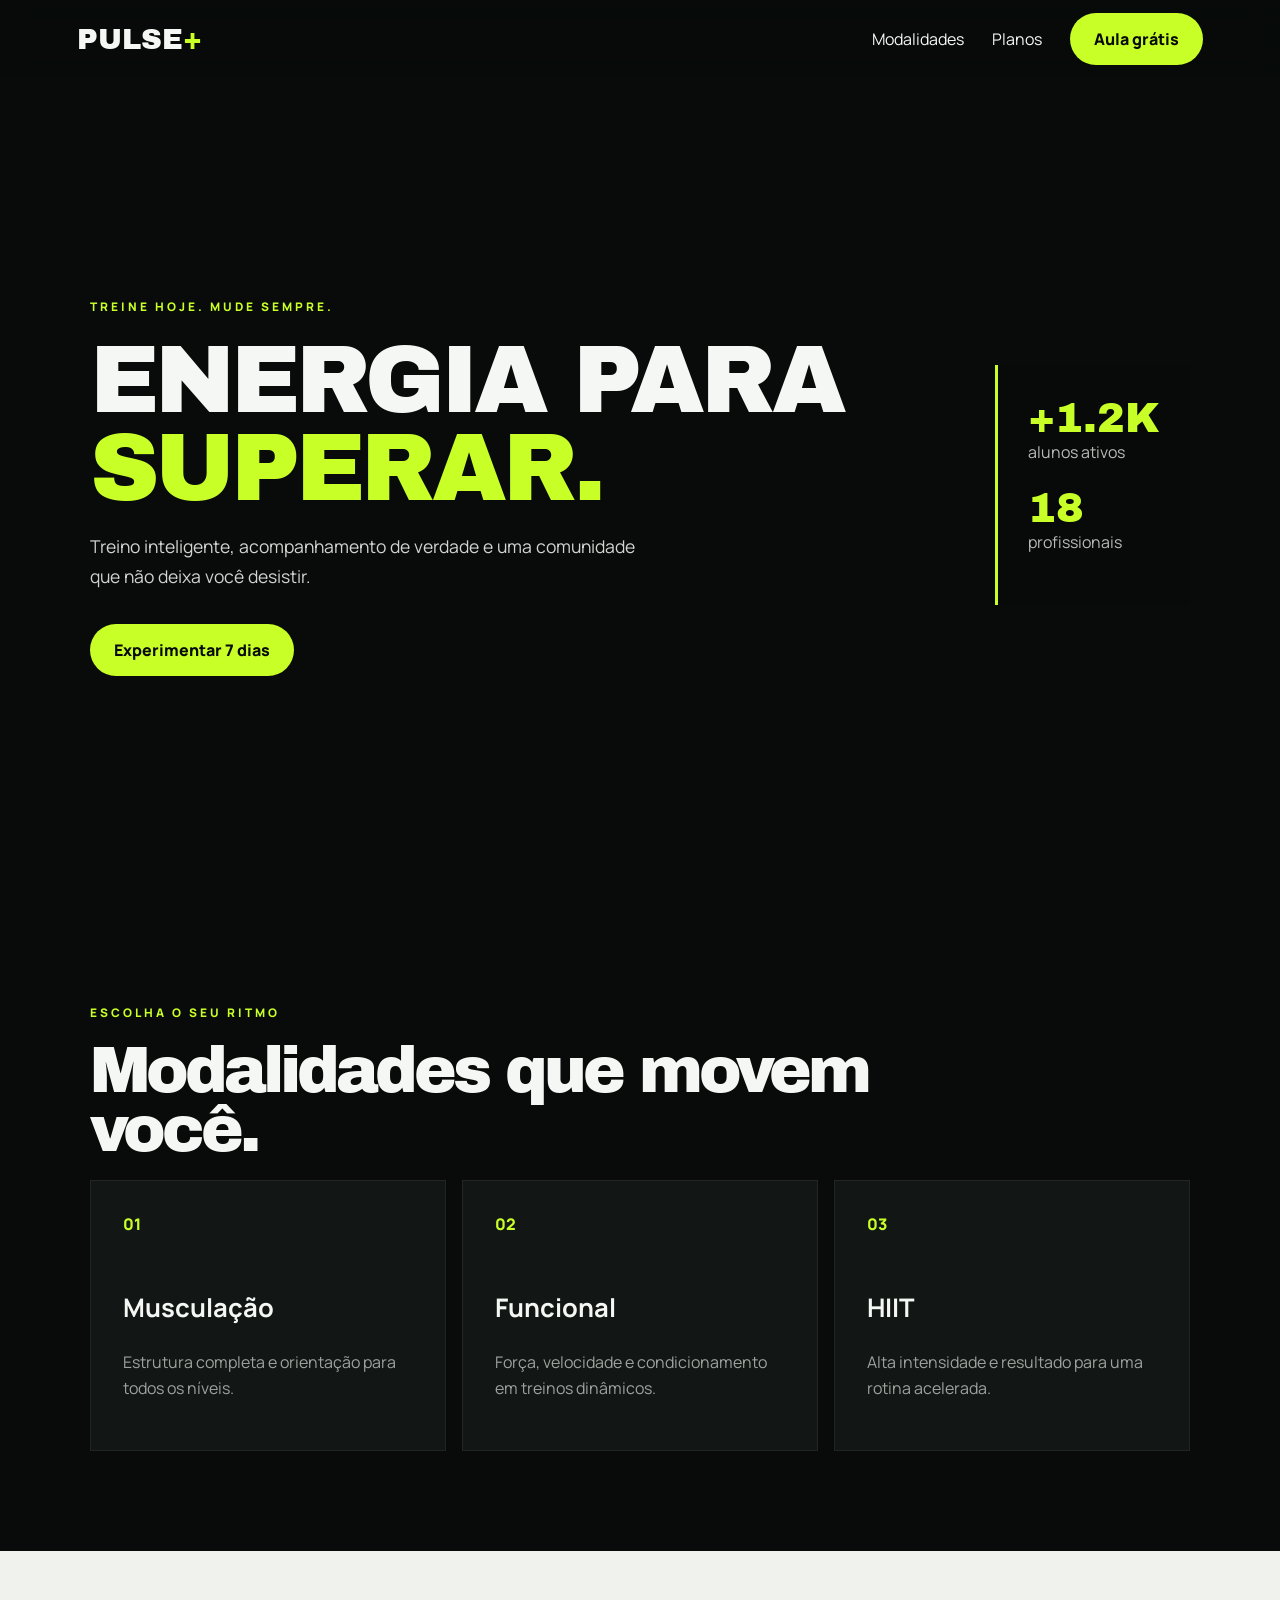
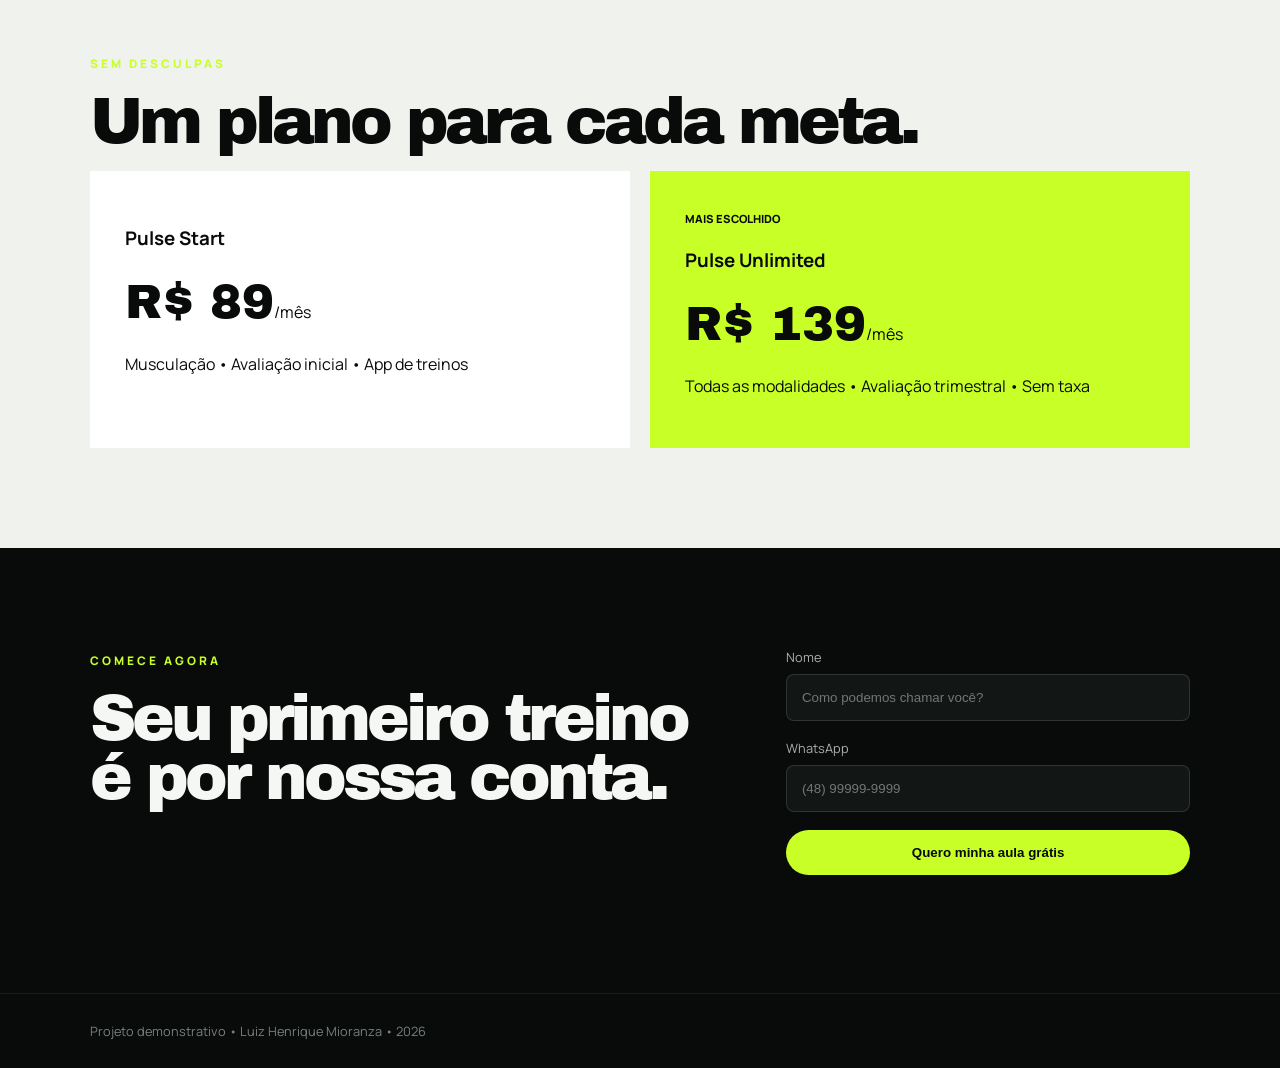
<file: mostruarios/academia/index.html>
<!doctype html><html lang="pt-BR"><head><meta charset="UTF-8"><meta name="viewport" content="width=device-width,initial-scale=1"><meta name="description" content="Landing page de academia"><title>Pulse Training</title><link rel="preconnect" href="https://fonts.googleapis.com"><link rel="preconnect" href="https://fonts.gstatic.com" crossorigin><link href="https://fonts.googleapis.com/css2?family=Archivo+Black&family=Manrope:wght@400;600;800&display=swap" rel="stylesheet"><link rel="stylesheet" href="style.css"></head><body>
<header><a class="brand" href="#inicio">PULSE<span>+</span></a><button class="menu" aria-label="Abrir menu">☰</button><nav><a href="#modalidades">Modalidades</a><a href="#planos">Planos</a><a href="#contato" class="pill">Aula grátis</a></nav></header>
<main><section class="hero" id="inicio"><div><span class="tag">TREINE HOJE. MUDE SEMPRE.</span><h1>ENERGIA PARA <i>SUPERAR.</i></h1><p>Treino inteligente, acompanhamento de verdade e uma comunidade que não deixa você desistir.</p><a href="#contato" class="pill">Experimentar 7 dias</a></div><aside><b>+1.2K</b><span>alunos ativos</span><b>18</b><span>profissionais</span></aside></section>
<section id="modalidades"><span class="tag">ESCOLHA O SEU RITMO</span><h2>Modalidades que movem você.</h2><div class="cards"><article><span>01</span><h3>Musculação</h3><p>Estrutura completa e orientação para todos os níveis.</p></article><article><span>02</span><h3>Funcional</h3><p>Força, velocidade e condicionamento em treinos dinâmicos.</p></article><article><span>03</span><h3>HIIT</h3><p>Alta intensidade e resultado para uma rotina acelerada.</p></article></div></section>
<section class="plans" id="planos"><span class="tag">SEM DESCULPAS</span><h2>Um plano para cada meta.</h2><div class="price"><div><h3>Pulse Start</h3><strong>R$ 89<small>/mês</small></strong><p>Musculação • Avaliação inicial • App de treinos</p></div><div class="hot"><em>MAIS ESCOLHIDO</em><h3>Pulse Unlimited</h3><strong>R$ 139<small>/mês</small></strong><p>Todas as modalidades • Avaliação trimestral • Sem taxa</p></div></div></section>
<section class="contact" id="contato"><div><span class="tag">COMECE AGORA</span><h2>Seu primeiro treino é por nossa conta.</h2></div><form><label>Nome<input name="nome" required placeholder="Como podemos chamar você?"></label><label>WhatsApp<input name="telefone" required placeholder="(48) 99999-9999"></label><button class="pill">Quero minha aula grátis</button><small class="feedback"></small></form></section></main><footer>Projeto demonstrativo • Luiz Henrique Mioranza • 2026</footer><script src="script.js"></script></body></html>
</file>
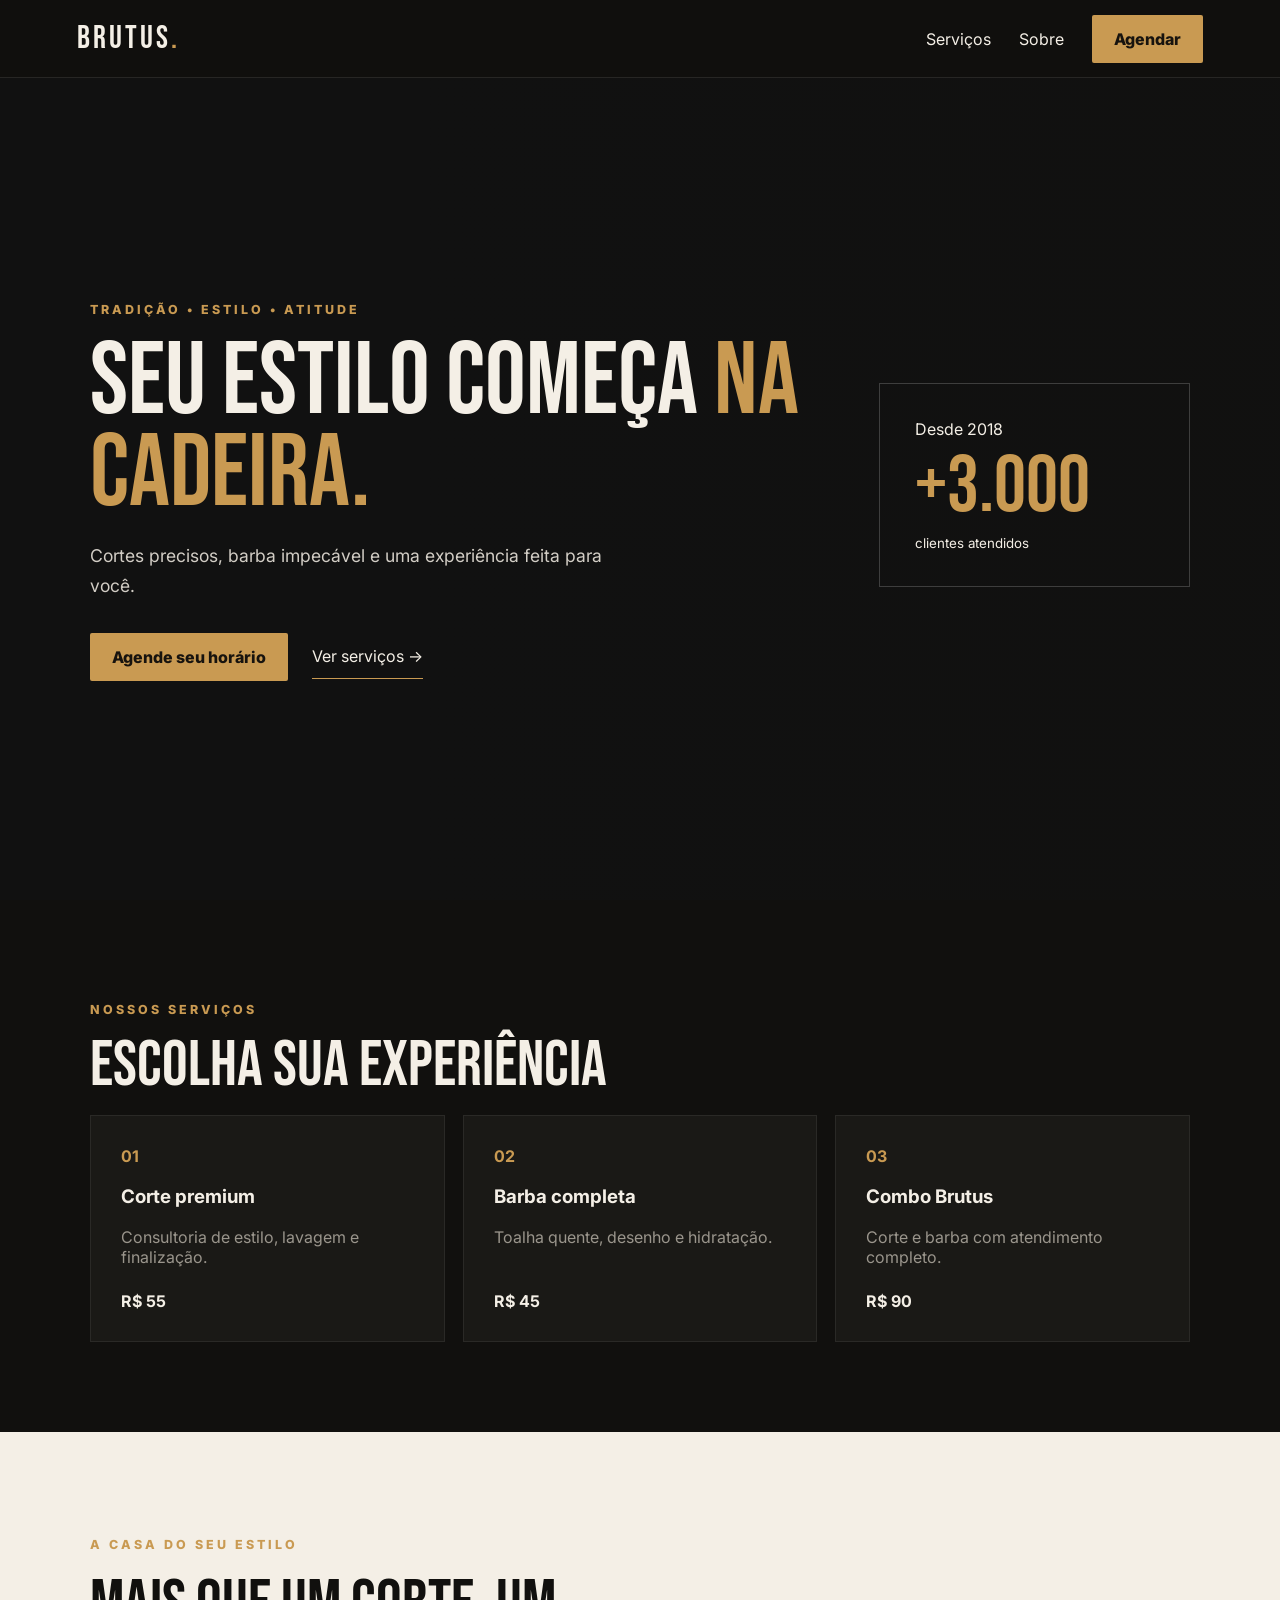
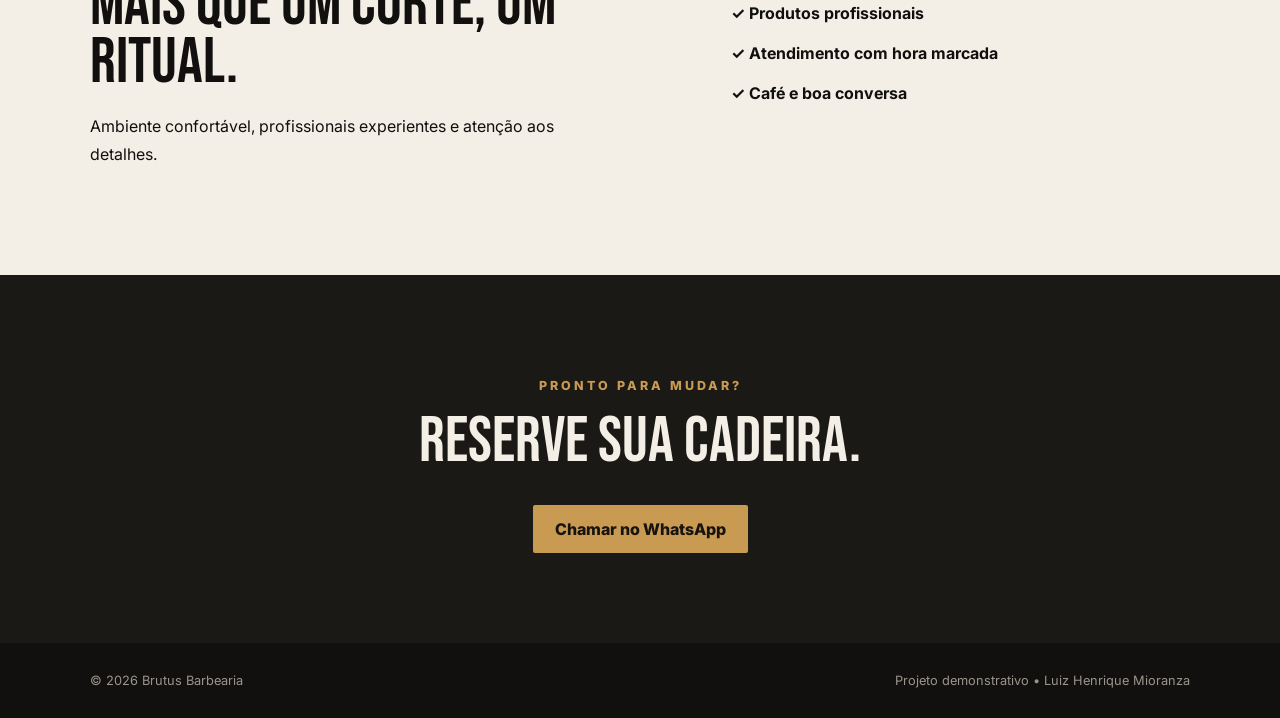
<file: mostruarios/barbearia/index.html>
<!doctype html><html lang="pt-BR"><head><meta charset="UTF-8"><meta name="viewport" content="width=device-width,initial-scale=1"><meta name="description" content="Landing page demonstrativa para barbearia"><title>Brutus Barbearia</title><link rel="preconnect" href="https://fonts.googleapis.com"><link rel="preconnect" href="https://fonts.gstatic.com" crossorigin><link href="https://fonts.googleapis.com/css2?family=Bebas+Neue&family=Inter:wght@400;600;700&display=swap" rel="stylesheet"><link rel="stylesheet" href="style.css"></head><body>
<!-- Cabeçalho fixo com navegação acessível -->
<header><a class="logo" href="#inicio">BRUTUS<span>.</span></a><button class="menu" aria-label="Abrir menu">☰</button><nav><a href="#servicos">Serviços</a><a href="#sobre">Sobre</a><a class="button" href="#agenda">Agendar</a></nav></header>
<main><section class="hero" id="inicio"><div class="hero-copy"><p class="eyebrow">TRADIÇÃO • ESTILO • ATITUDE</p><h1>Seu estilo começa <em>na cadeira.</em></h1><p>Cortes precisos, barba impecável e uma experiência feita para você.</p><div class="actions"><a class="button" href="#agenda">Agende seu horário</a><a class="ghost" href="#servicos">Ver serviços →</a></div></div><div class="hero-card"><span>Desde 2018</span><strong>+3.000</strong><small>clientes atendidos</small></div></section>
<section id="servicos"><p class="eyebrow">NOSSOS SERVIÇOS</p><h2>Escolha sua experiência</h2><div class="grid"><article><b>01</b><h3>Corte premium</h3><p>Consultoria de estilo, lavagem e finalização.</p><strong>R$ 55</strong></article><article><b>02</b><h3>Barba completa</h3><p>Toalha quente, desenho e hidratação.</p><strong>R$ 45</strong></article><article><b>03</b><h3>Combo Brutus</h3><p>Corte e barba com atendimento completo.</p><strong>R$ 90</strong></article></div></section>
<section class="about" id="sobre"><div><p class="eyebrow">A CASA DO SEU ESTILO</p><h2>Mais que um corte, um ritual.</h2><p>Ambiente confortável, profissionais experientes e atenção aos detalhes.</p></div><ul><li>✓ Produtos profissionais</li><li>✓ Atendimento com hora marcada</li><li>✓ Café e boa conversa</li></ul></section>
<section class="cta" id="agenda"><p class="eyebrow">PRONTO PARA MUDAR?</p><h2>Reserve sua cadeira.</h2><a class="button" href="https://wa.me/5548999999999?text=Olá!%20Quero%20agendar%20um%20horário" target="_blank" rel="noopener">Chamar no WhatsApp</a></section></main>
<footer><span>© 2026 Brutus Barbearia</span><span>Projeto demonstrativo • Luiz Henrique Mioranza</span></footer><script src="script.js"></script></body></html>
</file>
<file: mostruarios/academia/style.css>
:root{--lime:#c8ff27;--black:#080b0a;--card:#121715;--white:#f5f7f4}*{box-sizing:border-box}html{scroll-behavior:smooth}body{margin:0;background:var(--black);color:var(--white);font-family:Manrope,sans-serif}header{height:78px;padding:0 6vw;display:flex;align-items:center;justify-content:space-between;position:fixed;inset:0 0 auto;z-index:5;background:#080b0add;backdrop-filter:blur(12px)}a{text-decoration:none;color:inherit}.brand{font:1.8rem 'Archivo Black'}.brand span,.tag,h1 i{color:var(--lime)}nav{display:flex;gap:28px;align-items:center}.pill{border:0;border-radius:50px;background:var(--lime);color:#080b0a;padding:15px 24px;font-weight:800;display:inline-block;cursor:pointer}.menu{display:none;color:white;background:transparent;border:0;font-size:1.5rem}.hero{min-height:100vh;padding:150px 7vw 80px;display:grid;grid-template-columns:1fr auto;align-items:center;background:linear-gradient(90deg,#080b0a 20%,#080b0a55),url('https://images.unsplash.com/photo-1534438327276-14e5300c3a48?auto=format&fit=crop&w=1900&q=85') center/cover}.tag{font-size:.74rem;font-weight:800;letter-spacing:3px}h1,h2{font:clamp(3.4rem,7.5vw,7rem)/.92 'Archivo Black';letter-spacing:-4px;margin:20px 0}h1 i{font-style:normal}.hero p{font-size:1.1rem;line-height:1.7;max-width:570px;margin-bottom:32px;color:#d1d5d2}.hero aside{display:grid;background:#080b0ac9;border-left:3px solid var(--lime);padding:30px;min-width:190px}.hero aside b{font:2.6rem 'Archivo Black';color:var(--lime)}.hero aside span{margin-bottom:22px;color:#b5bbb7}section:not(.hero){padding:100px 7vw}h2{font-size:clamp(2.6rem,5vw,4.8rem);max-width:850px}.cards{display:grid;grid-template-columns:repeat(3,1fr);gap:16px}.cards article{padding:32px;background:var(--card);border:1px solid #ffffff10;min-height:240px}.cards article span{color:var(--lime);font-weight:800}.cards article h3{font-size:1.6rem;margin-top:55px}.cards article p{color:#9ca39f;line-height:1.6}.plans{background:#f0f2ed;color:#090b0a}.price{display:grid;grid-template-columns:1fr 1fr;gap:20px}.price>div{padding:35px;background:white}.price strong{display:block;font:3rem 'Archivo Black';margin:25px 0}.price small{font:1rem Manrope}.price .hot{background:var(--lime)}.hot em{font-style:normal;font-size:.7rem;font-weight:800}.contact{display:grid;grid-template-columns:1.2fr .8fr;gap:7vw}.contact form{display:grid;gap:18px;align-content:center}.contact label{display:grid;gap:8px;font-size:.8rem;color:#aab0ac}.contact input{border:1px solid #ffffff20;background:#121715;color:white;padding:15px;border-radius:8px}.feedback{color:var(--lime)}footer{border-top:1px solid #ffffff13;padding:28px 7vw;color:#78807b;font-size:.8rem}@media(max-width:760px){nav{display:none;position:absolute;top:78px;left:0;right:0;background:#0b0e0d;padding:25px;flex-direction:column}.menu{display:block}header.open nav{display:flex}.hero,.contact{grid-template-columns:1fr}.hero aside{display:none}.cards,.price{grid-template-columns:1fr}h1,h2{letter-spacing:-2px}}
</file>
<file: mostruarios/barbearia/style.css>
:root{--ink:#11100e;--paper:#f4efe6;--gold:#c99a52;--muted:#9a958c}*{box-sizing:border-box}html{scroll-behavior:smooth}body{margin:0;background:var(--ink);color:var(--paper);font-family:Inter,sans-serif}header{height:78px;padding:0 6vw;display:flex;align-items:center;justify-content:space-between;border-bottom:1px solid #ffffff18;position:fixed;inset:0 0 auto;z-index:3;background:#11100ed9;backdrop-filter:blur(12px)}a{color:inherit;text-decoration:none}.logo{font:2rem 'Bebas Neue';letter-spacing:3px}.logo span,.eyebrow,em{color:var(--gold)}nav{display:flex;gap:28px;align-items:center}.button{display:inline-block;background:var(--gold);color:#17130e;padding:14px 22px;font-weight:800;border-radius:2px}.menu{display:none;background:none;border:0;color:white;font-size:1.6rem}.hero{min-height:100vh;padding:150px 7vw 80px;display:grid;grid-template-columns:1.4fr .6fr;align-items:center;gap:5vw;background:linear-gradient(90deg,#111 32%,#1119),url('https://images.unsplash.com/photo-1621605815971-fbc98d665033?auto=format&fit=crop&w=1800&q=85') center/cover}.eyebrow{font-size:.78rem;font-weight:800;letter-spacing:3px}h1,h2{font:clamp(3rem,8vw,7rem)/.9 'Bebas Neue';margin:20px 0}h2{font-size:clamp(2.6rem,5vw,4.5rem)}h1 em{font-style:normal}.hero-copy>p:not(.eyebrow){max-width:540px;color:#d2cdc5;font-size:1.1rem;line-height:1.7}.actions{display:flex;gap:24px;align-items:center;margin-top:32px}.ghost{border-bottom:1px solid var(--gold);padding:12px 0}.hero-card{border:1px solid #ffffff30;background:#111b;padding:35px;display:flex;flex-direction:column}.hero-card strong{font:5rem 'Bebas Neue';color:var(--gold)}section:not(.hero){padding:90px 7vw}.grid{display:grid;grid-template-columns:repeat(3,1fr);gap:18px}.grid article{background:#1a1916;border:1px solid #ffffff12;padding:30px;transition:.25s}.grid article:hover{transform:translateY(-7px);border-color:var(--gold)}article b{color:var(--gold)}article p{color:var(--muted);min-height:48px}.about{background:var(--paper);color:var(--ink);display:grid;grid-template-columns:1fr 1fr;gap:8vw}.about p{line-height:1.8}.about ul{list-style:none;display:grid;gap:20px;align-content:center;font-weight:700}.cta{text-align:center;background:#1b1915}.cta h2{margin-bottom:35px}footer{padding:30px 7vw;display:flex;justify-content:space-between;color:var(--muted);font-size:.8rem}@media(max-width:760px){nav{display:none;position:absolute;top:78px;left:0;right:0;background:#111;padding:24px;flex-direction:column}.menu{display:block}header.open nav{display:flex}.hero{grid-template-columns:1fr}.hero-card{display:none}.grid,.about{grid-template-columns:1fr}.actions,footer{align-items:flex-start;flex-direction:column}}
</file>
